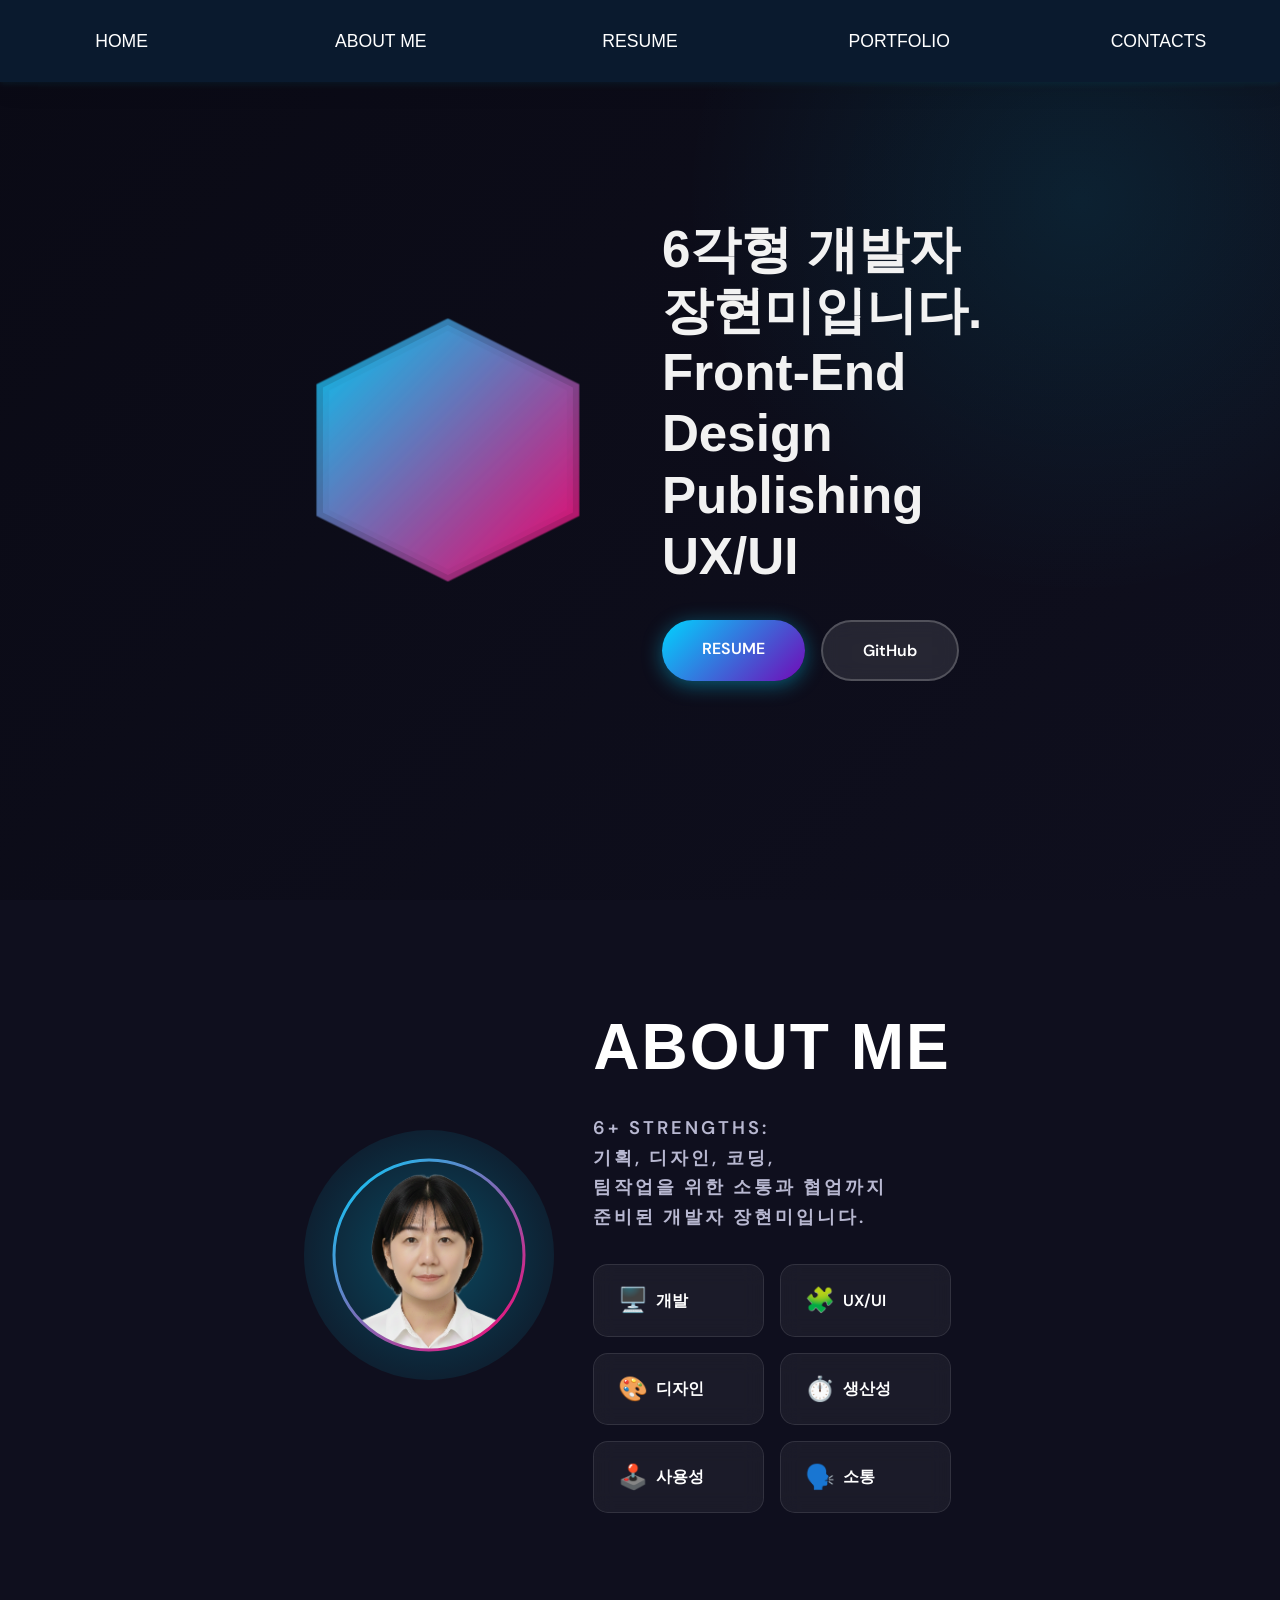
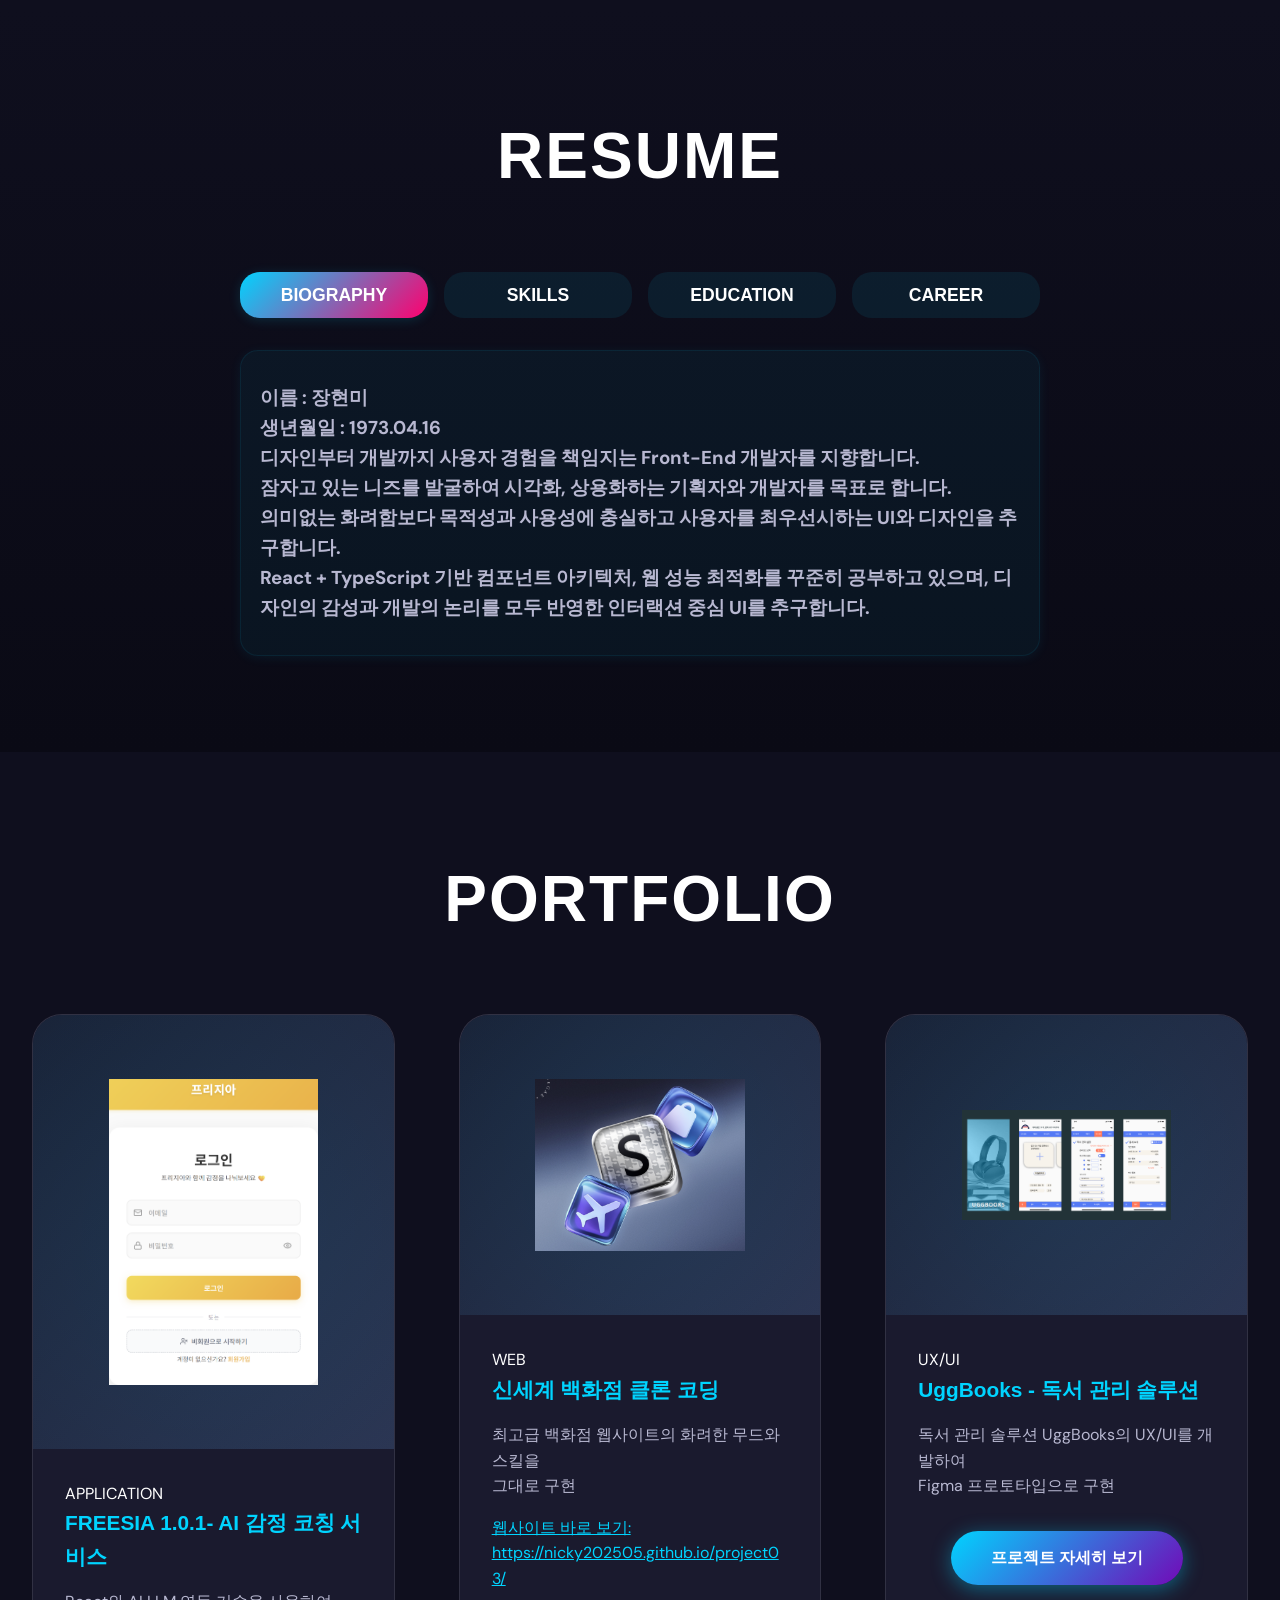
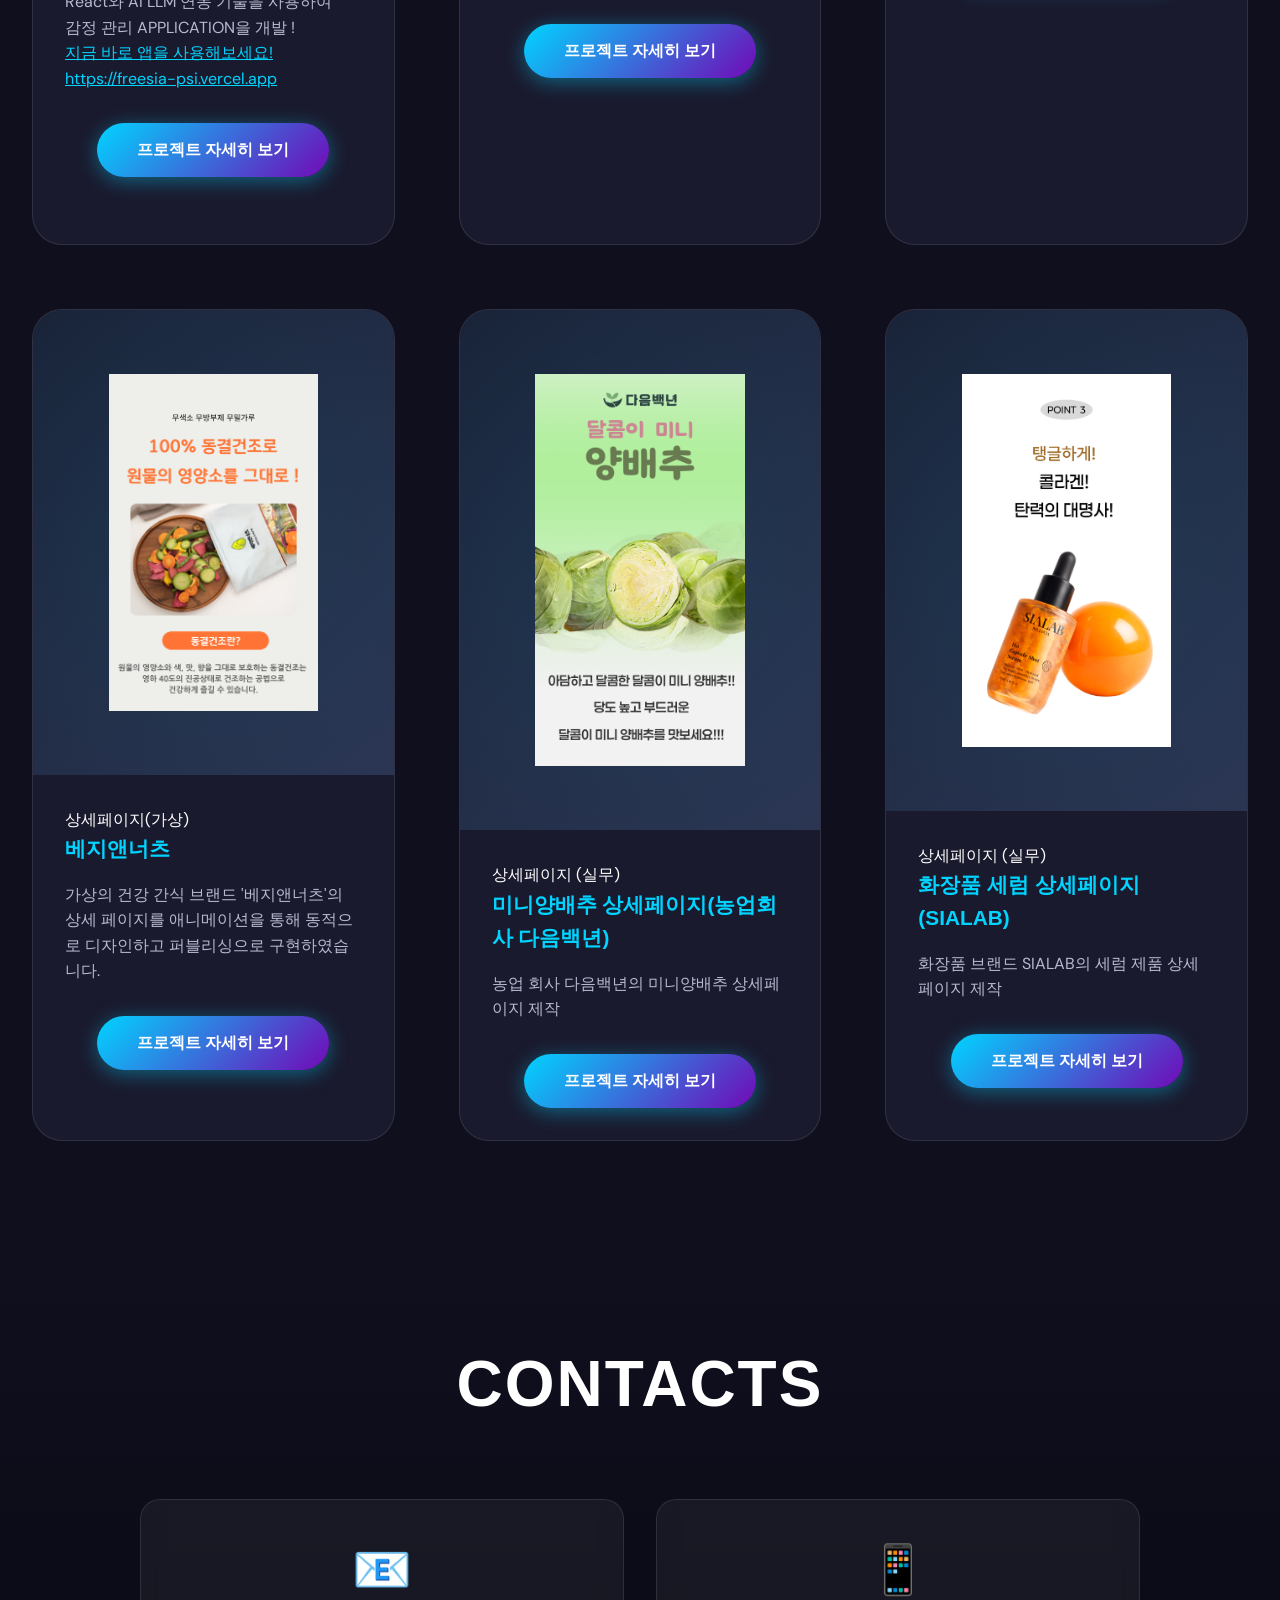
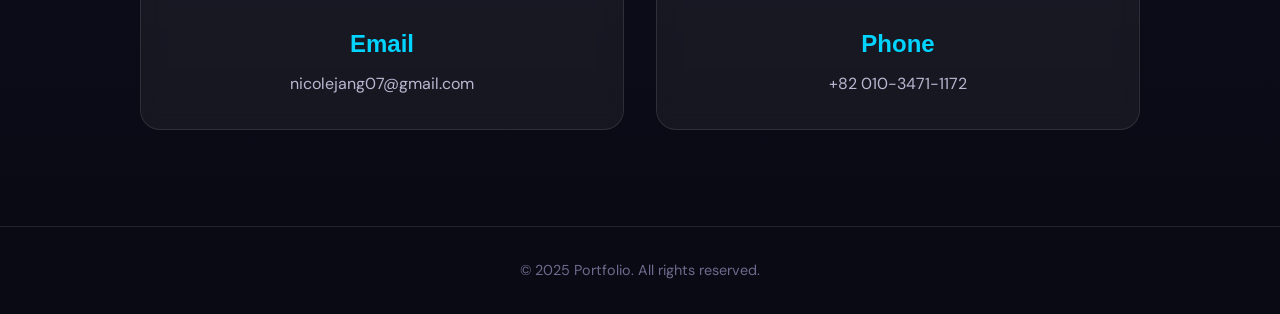
<file: index.html>
<!DOCTYPE html>
<html lang="ko">

<head>
    <meta charset="UTF-8">
    <meta name="viewport" content="width=device-width, initial-scale=1.0">
    <title>Portfolio - Front-End Developer</title>
    <link rel="preconnect" href="https://fonts.googleapis.com">
    <link rel="preconnect" href="https://fonts.gstatic.com" crossorigin>
    <link
        href="https://fonts.googleapis.com/css2?family=Playfair+Display:wght@400;600;700;900&family=DM+Sans:wght@300;400;500;600;700&display=swap"
        rel="stylesheet">
    <link rel="stylesheet" href="styles.css">
</head>

<body>

    <section class="header_wrap">
        <div class="header_inner">
            <div class="header-grid">
                <a class="header-col" href="#home">HOME</a>
                <a class="header-col" href="#about">ABOUT ME</a>
                <a class="header-col" href="#resume">RESUME</a>
                <a class="header-col" href="#portfolio">PORTFOLIO</a>
                <a class="header-col" href="#contacts">CONTACTS</a>
            </div>
        </div>

        </div>

    </section>



    </div>
    <!-- Hero Section -->
    <section class="hero" id="home">
        <div class="container">
            <div class="hero-content">
                <div class="logo-container">
                    <div class="hexagon">
                        <div class="hexagon-inner">
                            <div class="hexagon-face"></div>
                            <div class="hexagon-face"></div>
                            <div class="hexagon-face"></div>
                        </div>
                    </div>
                </div>
                <div class="hero-text">
                    <h1 class="hero-title">
                        <span class="title-line">6각형 개발자 <br>장현미입니다.</span>
                        <span class="title-line">Front-End</span>
                        <span class="title-line">Design</span>
                        <span class="title-line">Publishing</span>
                        <span class="title-line">UX/UI</span>
                    </h1>
                    <div class="hero-links">
                        <a href="resume.html" class="btn btn-primary" target="_blank">
                            RESUME
                        </a>
                        <a href="https://github.com/nicky202505" class="btn btn-secondary" target="_blank">
                            GitHub
                        </a>
                    </div>
                </div>
            </div>
        </div>
    </section>

    <!-- About Me Section -->
    <section class="about" id="about">
        <div class="container">
            <div class="about-content">
                <div class="profile-image-wrapper">
                    <div class="profile-glow"></div>
                    <div class="profile-image">
                        <svg viewBox="0 0 200 200" xmlns="http://www.w3.org/2000/svg">
                            <defs>
                                <clipPath id="circleView">
                                    <circle cx="100" cy="100" r="95" />
                                </clipPath>
                                <linearGradient id="gradient" x1="0%" y1="0%" x2="100%" y2="100%">
                                    <stop offset="0%" style="stop-color:#00d4ff;stop-opacity:1" />
                                    <stop offset="100%" style="stop-color:#ff006e;stop-opacity:1" />
                                </linearGradient>
                            </defs>
                            <!-- 원형 이미지 -->
                            <image href="img/jhm_3.png" x="5" y="5" width="190" height="190"
                                clip-path="url(#circleView)" preserveAspectRatio="xMidYMid slice" />
                            <!-- 원형 테두리 -->
                            <circle cx="100" cy="100" r="95" fill="none" stroke="url(#gradient)" stroke-width="3" />
                        </svg>
                    </div>
                </div>
                <div class="about-details">
                    <h2 class="section-title">ABOUT ME</h2>
                    <p class="section-subtitle">6+ STRENGTHS: <br>기획, 디자인, 코딩, <br>팀작업을 위한 소통과 협업까지
                        <br>준비된 개발자 장현미입니다.
                    </p>


                    <div class="strengths-grid">
                        <div class="strength-tag">
                            <span class="tag-icon">🖥️</span>
                            <span>개발</span>
                        </div>
                        <div class="strength-tag">
                            <span class="tag-icon">🧩</span>
                            <span>UX/UI</span>
                        </div>
                        <div class="strength-tag">
                            <span class="tag-icon">🎨</span>
                            <span>디자인</span>
                        </div>
                        <div class="strength-tag">
                            <span class="tag-icon">⏱️</span>
                            <span>생산성</span>
                        </div>
                        <div class="strength-tag">
                            <span class="tag-icon">🕹️</span>
                            <span>사용성</span>
                        </div>
                        <div class="strength-tag">
                            <span class="tag-icon">🗣️</span>
                            <span>소통</span>
                        </div>
                    </div>
                </div>
            </div>
        </div>
    </section>

    <!-- Resume Section -->
    <section class="resume" id="resume">
        <div class="container">
            <h2 class="section-title">RESUME</h2>
            <div class="resume-tabs">
                <button class="resume-tab active" data-tab="bio">BIOGRAPHY</button>
                <button class="resume-tab" data-tab="skills">SKILLS</button>
                <button class="resume-tab" data-tab="education">EDUCATION</button>
                <button class="resume-tab" data-tab="career">CAREER</button>
            </div>
            <div class="resume-contents">
                <div class="resume-content-box active" data-content="bio">
                    <h3>이름 : 장현미</h3>
                    <h3>생년월일 : 1973.04.16 </h3>
                    <h3>디자인부터 개발까지 사용자 경험을 책임지는 Front-End 개발자를 지향합니다. <br> 잠자고 있는 니즈를 발굴하여 시각화, 상용화하는 기획자와 개발자를 목표로 합니다.
                        <br>의미없는 화려함보다
                        목적성과 사용성에 충실하고 사용자를 최우선시하는 UI와 디자인을 추구합니다. <br>
                        React + TypeScript 기반 컴포넌트 아키텍처, 웹 성능 최적화를 꾸준히 공부하고 있으며, 디자인의 감성과 개발의 논리를 모두 반영한 인터랙션 중심 UI를
                        추구합니다.









                </div>
                <div class="resume-content-box" data-content="skills">
                    <h3>Available Skills : React, JavaScript, HTML, CSS, Responsive Design, Figma & Adobe Tools </h3>
                    <h2> + </h2>
                    <h3> AI Tools : Chat GPT, Claude, Figma Make, Kling etc.. </h3>
                    <div class="skill_box">
                        <div
                            style="display: grid; grid-template-columns: 1fr 1fr; gap: 1.5rem; justify-items: center; align-items: center;">
                            <div class="skill-item">
                                <div class="skill-circle" data-percent="90">
                                    <svg class="progress-ring" width="160" height="160">
                                        <circle class="progress-ring-bg" cx="80" cy="80" r="70" stroke-width="12" />
                                        <circle class="progress-ring-bar" cx="80" cy="80" r="70" stroke-width="12" />
                                    </svg>
                                    <span class="skill-label">React <br> 90%

                                    </span>
                                </div>
                            </div>
                            <div class="skill-item">
                                <div class="skill-circle" data-percent="85">
                                    <svg class="progress-ring" width="160" height="160">
                                        <circle class="progress-ring-bg" cx="80" cy="80" r="70" stroke-width="12" />
                                        <circle class="progress-ring-bar" cx="80" cy="80" r="70" stroke-width="12" />
                                    </svg>
                                    <span class="skill-label">JavaScript <br> 80% </span>
                                </div>
                            </div>
                            <div class="skill-item">
                                <div class="skill-circle" data-percent="90">
                                    <svg class="progress-ring" width="160" height="160">
                                        <circle class="progress-ring-bg" cx="80" cy="80" r="70" stroke-width="12" />
                                        <circle class="progress-ring-bar" cx="80" cy="80" r="70" stroke-width="12" />
                                    </svg>
                                    <span class="skill-label">HTML/CSS <br>90%</span>
                                </div>
                            </div>
                            <div class="skill-item">
                                <div class="skill-circle" data-percent="90">
                                    <svg class="progress-ring" width="160" height="160">
                                        <circle class="progress-ring-bg" cx="80" cy="80" r="70" stroke-width="12" />
                                        <circle class="progress-ring-bar" cx="80" cy="80" r="70" stroke-width="12" />
                                    </svg>
                                    <span class="skill-label">Figma <br> 90% </span>
                                </div>
                            </div>
                        </div>
                    </div>


                </div>
                <div class="resume-content-box" data-content="education">
                    <h3>2025년 10월 : KDT 양성과정 수료 </h3>
                    <h3>2024년~현재 경희대학교 사이버대학 시각디자인과 (휴학 중) </h3>
                    <h3>1997년 홍익대학교 독문과 졸업</h3>

                </div>
                <div class="resume-content-box" data-content="career">
                    <h3>~2025.2 : KB카드, 신한카드 CS 상담원 </h3>
                    <h3>~2014 : 영어 번역가</h3>
                </div>
            </div>
        </div>
    </section>

    <!-- Portfolio Section -->
    <section class="portfolio" id="portfolio">
        <div class="container">
            <h2 class="section-title">PORTFOLIO</h2>
            <div class="portfolio-grid">
                <!-- Project 1 (1행 1열) -->
                <div class="project-card" style="grid-column: 1; grid-row: 1;">
                    <div class="project-visual">
                        <div class="project-mockup mockup-1">
                            <img src="img/emotion_01.png" alt="">
                        </div>
                    </div>
                    <div class="project-info">
                        <P>APPLICATION</P>
                        <h3 class="project-title">FREESIA 1.0.1- AI 감정 코칭 서비스</h3>
                        <p class="project-desc">
                            React와 AI LLM 연동 기술을 사용하여 <br>
                            감정 관리 APPLICATION을 개발 ! <br>
                            <a href="https://freesia-psi.vercel.app" target="_blank"
                                style="color:var(--color-primary);text-decoration:underline;word-break:break-all;">지금 바로
                                앱을 사용해보세요! <br>https://freesia-psi.vercel.app</a>
                        </p>
                        <a href="https://github.com/xxxcrow/xxxx.git" class="project-link" target="_blank"></a>
                        <div style="text-align:center; margin-top:1rem;">
                            <button class="btn btn-primary btn-project-open" data-project="1">프로젝트 자세히 보기</button>
                        </div>
                    </div>
                </div>

                <!-- Project 2 (1행 2열) -->
                <div class="project-card" style="grid-column: 2; grid-row: 1;">
                    <div class="project-visual">
                        <div class="project-mockup mockup-2">
                            <img src="img/shin_title.png" alt="">
                        </div>
                    </div>
                    <div class="project-info">
                        <P>WEB</P>
                        <h3 class="project-title">신세계 백화점 클론 코딩</h3>
                        <p class="project-desc">
                            최고급 백화점 웹사이트의 화려한 무드와 스킬을 <br> 그대로 구현 <br>
                        </p>
                        <a href="https://nicky202505.github.io/project03/" target="_blank"
                            style="color:var(--color-primary);text-decoration:underline;word-break:break-all;">웹사이트 바로
                            보기: <br>https://nicky202505.github.io/project03/</a>
                        <a href="https://github.com/xxxcrow/xxxx.git" class="project-link" target="_blank"></a>
                        <div style="text-align:center; margin-top:1rem;">
                            <button class="btn btn-primary btn-project-open" data-project="2">프로젝트 자세히 보기</button>
                        </div>
                    </div>
                </div>

                <!-- Project 3 (1행 3열) -->
                <div class="project-card" style="grid-column: 3; grid-row: 1;">
                    <div class="project-visual">
                        <div class="project-mockup mockup-3">
                            <img src="img/ux_frame.png" alt="앱">
                        </div>
                    </div>
                    <div class="project-info">
                        <p>UX/UI</p>
                        <h3 class="project-title">UggBooks - 독서 관리 솔루션 </h3>
                        <p class="project-desc">
                            독서 관리 솔루션 UggBooks의 UX/UI를 개발하여<br>
                            Figma 프로토타입으로 구현
                        </p>
                        <a href="https://github.com/xxxxcrow/xxxx.git" class="project-link" target="_blank"></a>
                        <div style="text-align:center; margin-top:1rem;">
                            <button class="btn btn-primary btn-project-open" data-project="3">프로젝트 자세히 보기</button>
                        </div>
                    </div>
                </div>

                <!-- Project 4 (2행 1열) -->
                <div class="project-card" style="grid-column: 1; grid-row: 2;">
                    <div class="project-visual">
                        <div class="project-mockup mockup-5">
                            <img src="img/section6.png" alt="베지앤너츠">
                        </div>
                    </div>
                    <div class="project-info">
                         <p>상세페이지(가상)    </p>
                        <h3 class="project-title">베지앤너츠</h3>
                        <p class="project-desc">
                            가상의 건강 간식 브랜드 '베지앤너츠'의 상세 페이지를 애니메이션을 통해 동적으로 디자인하고 퍼블리싱으로 구현하였습니다.



                        </p>
                        <a href="#" class="project-link" target="_blank"></a>
                        <div style="text-align:center; margin-top:1rem;">
                            <button class="btn btn-primary btn-project-open" data-project="4">프로젝트 자세히 보기</button>
                        </div>
                    </div>
                </div>

                <!-- Project 5 (2행 2열) -->
             

                 <div class="project-card" style="grid-column: 2; grid-row: 2;">
                    <div class="project-visual">
                        <div class="project-mockup mockup-6">
                            <img src="img/bechu_head.png" alt="미니양배추 상세페이지">
                        </div>
                    </div>
                    <div class="project-info">
                         <p> 상세페이지 (실무) </p>
                        <h3 class="project-title">미니양배추 상세페이지(농업회사 다음백년)</h3>
                        <p class="project-desc">
                            농업 회사 다음백년의 미니양배추 상세페이지 제작
                       
                        </p>
                        <a href="#" class="project-link" target="_blank"></a>
                        <div style="text-align:center; margin-top:1rem;">
                            <button class="btn btn-primary btn-project-open" data-project="5">프로젝트 자세히 보기</button>
                        </div>
                    </div>
                </div>

                <!-- Project 6 (2행 3열) -->
                 <div class="project-card" style="grid-column: 3; grid-row: 2;">
                    <div class="project-visual">
                        <div class="project-mockup mockup-5">
                            <img src="img/collagen.png" alt="베지앤너츠">
                        </div>
                    </div>
                    <div class="project-info">
                        <p>상세페이지 (실무)</p>
                        <h3 class="project-title">화장품 세럼 상세페이지(SIALAB)</h3>
                        <p class="project-desc">
                            화장품 브랜드 SIALAB의 세럼 제품 상세페이지 제작
                        </p>
                        <a href="#" class="project-link" target="_blank"></a>
                        <div style="text-align:center; margin-top:1rem;">
                            <button class="btn btn-primary btn-project-open" data-project="6">프로젝트 자세히 보기</button>
                        </div>
                    </div>
                </div>
            </div>
        </div>
    </section>

    <!-- <section >   
    <div class="sns"> 
        <div class="blog"></div>
        <div class="twitter"></div>


    </div> -->


    </section>

    <!-- Contacts Section -->
    <section class="contacts" id="contacts">
        <div class="container">
            <h2 class="section-title">CONTACTS</h2>
            <div class="contacts-grid">
                <div class="contact-item">
                    <div class="contact-icon">📧</div>
                    <h3>Email</h3>
                    <a href="mailto:contact@example.com">nicolejang07@gmail.com</a>
                </div>
                <!-- <div class="contact-item">
                    <div class="contact-icon">💼</div>
                    <h3>LinkedIn</h3>
                    <a href="https://linkedin.com" target="_blank">linkedin.com/in/yourprofile</a>
                </div> -->
                <div class="contact-item">
                    <div class="contact-icon">📱</div>
                    <h3>Phone</h3>
                    <a href="tel:+821012345678">+82 010-3471-1172</a>
                </div>
            </div>
        </div>
    </section>

    <!-- Footer -->
    <footer class="footer">
        <div class="container">
            <p>&copy; 2025 Portfolio. All rights reserved.</p>
        </div>
    </footer>

    <script src="script.js"></script>
    </div>

    <!-- Project Modal -->
    <div id="project-modal" class="project-modal" style="display:none;">
        <div class="project-modal-content">
            <button class="project-modal-close">×</button>
            <div class="project-modal-body" id="project-modal-body">
                <!-- 프로젝트 상세 내용이 여기에 들어갑니다. -->
                <h2>프로젝트 상세 보기</h2>
                <p>ㅏㅓ ㅏㅣㅓㅣ</p>
            </div>
        </div>
    </div>
</body>

</html>
</file>
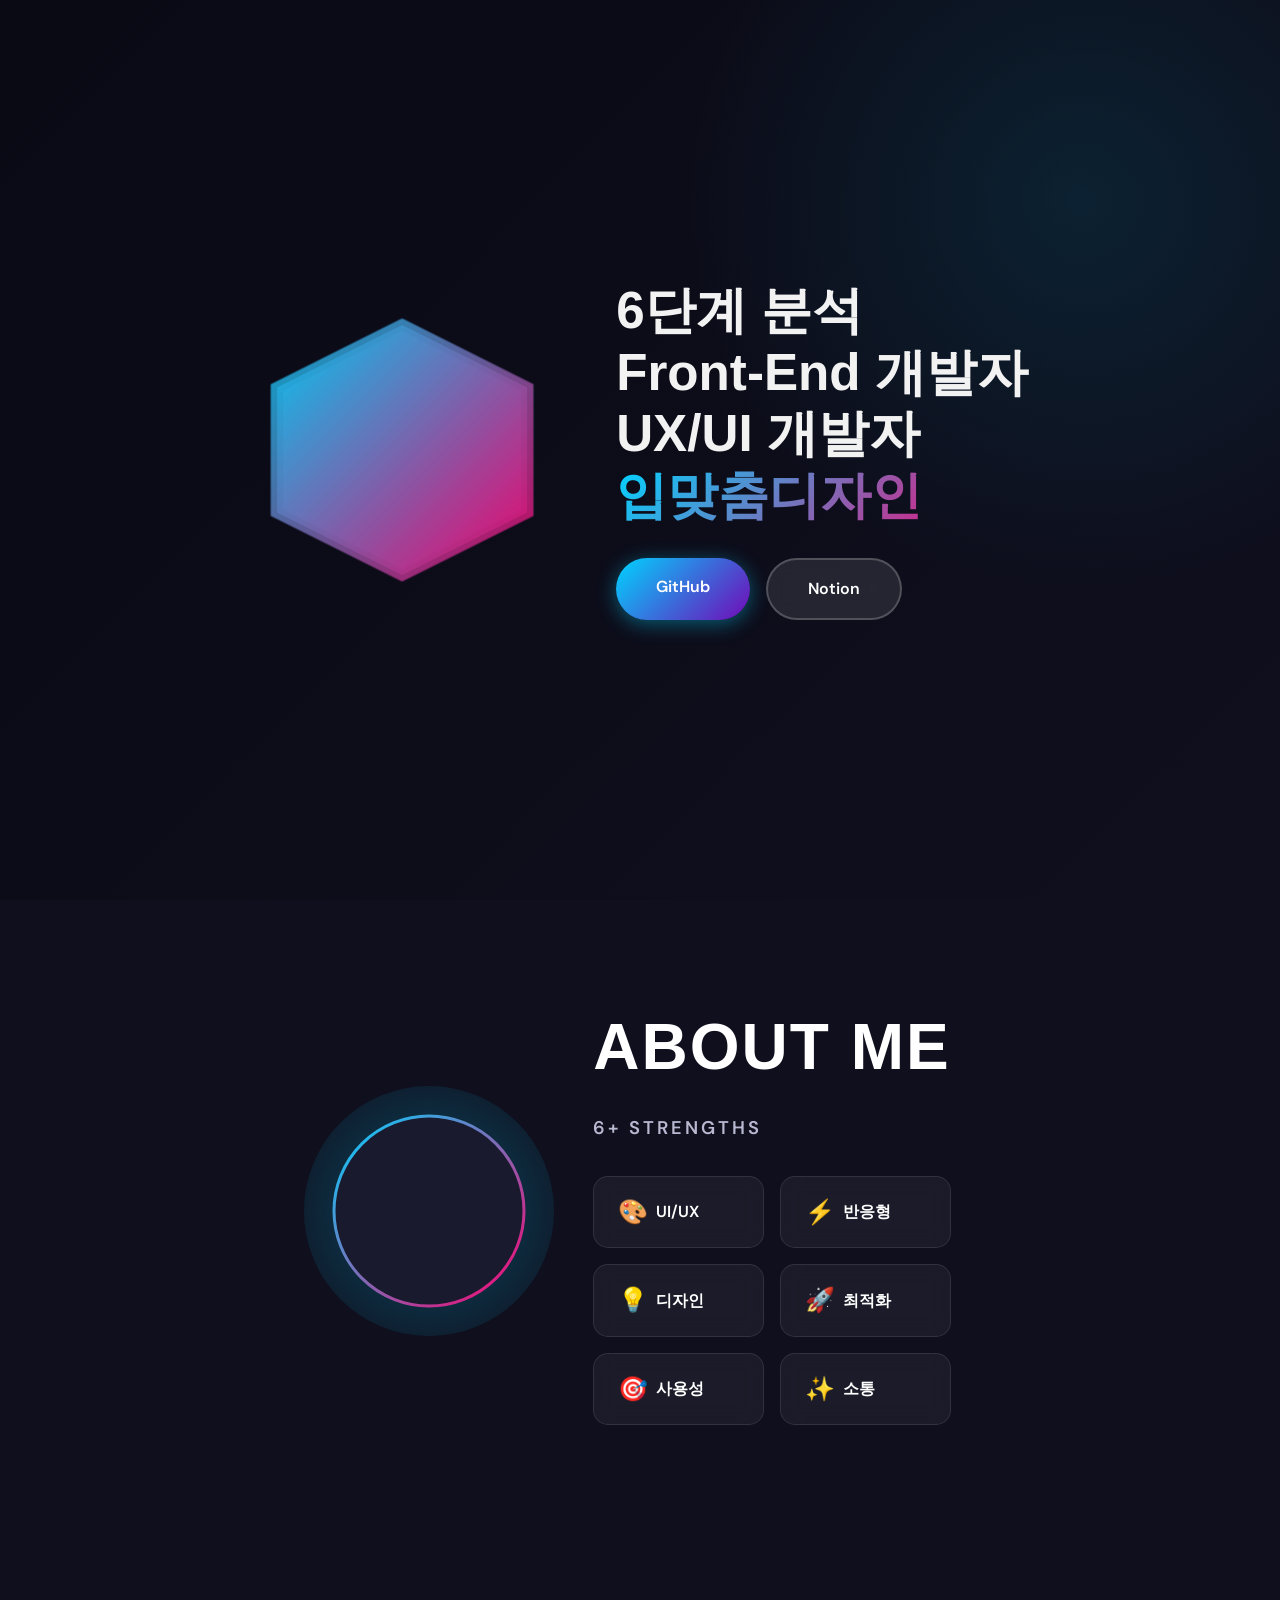
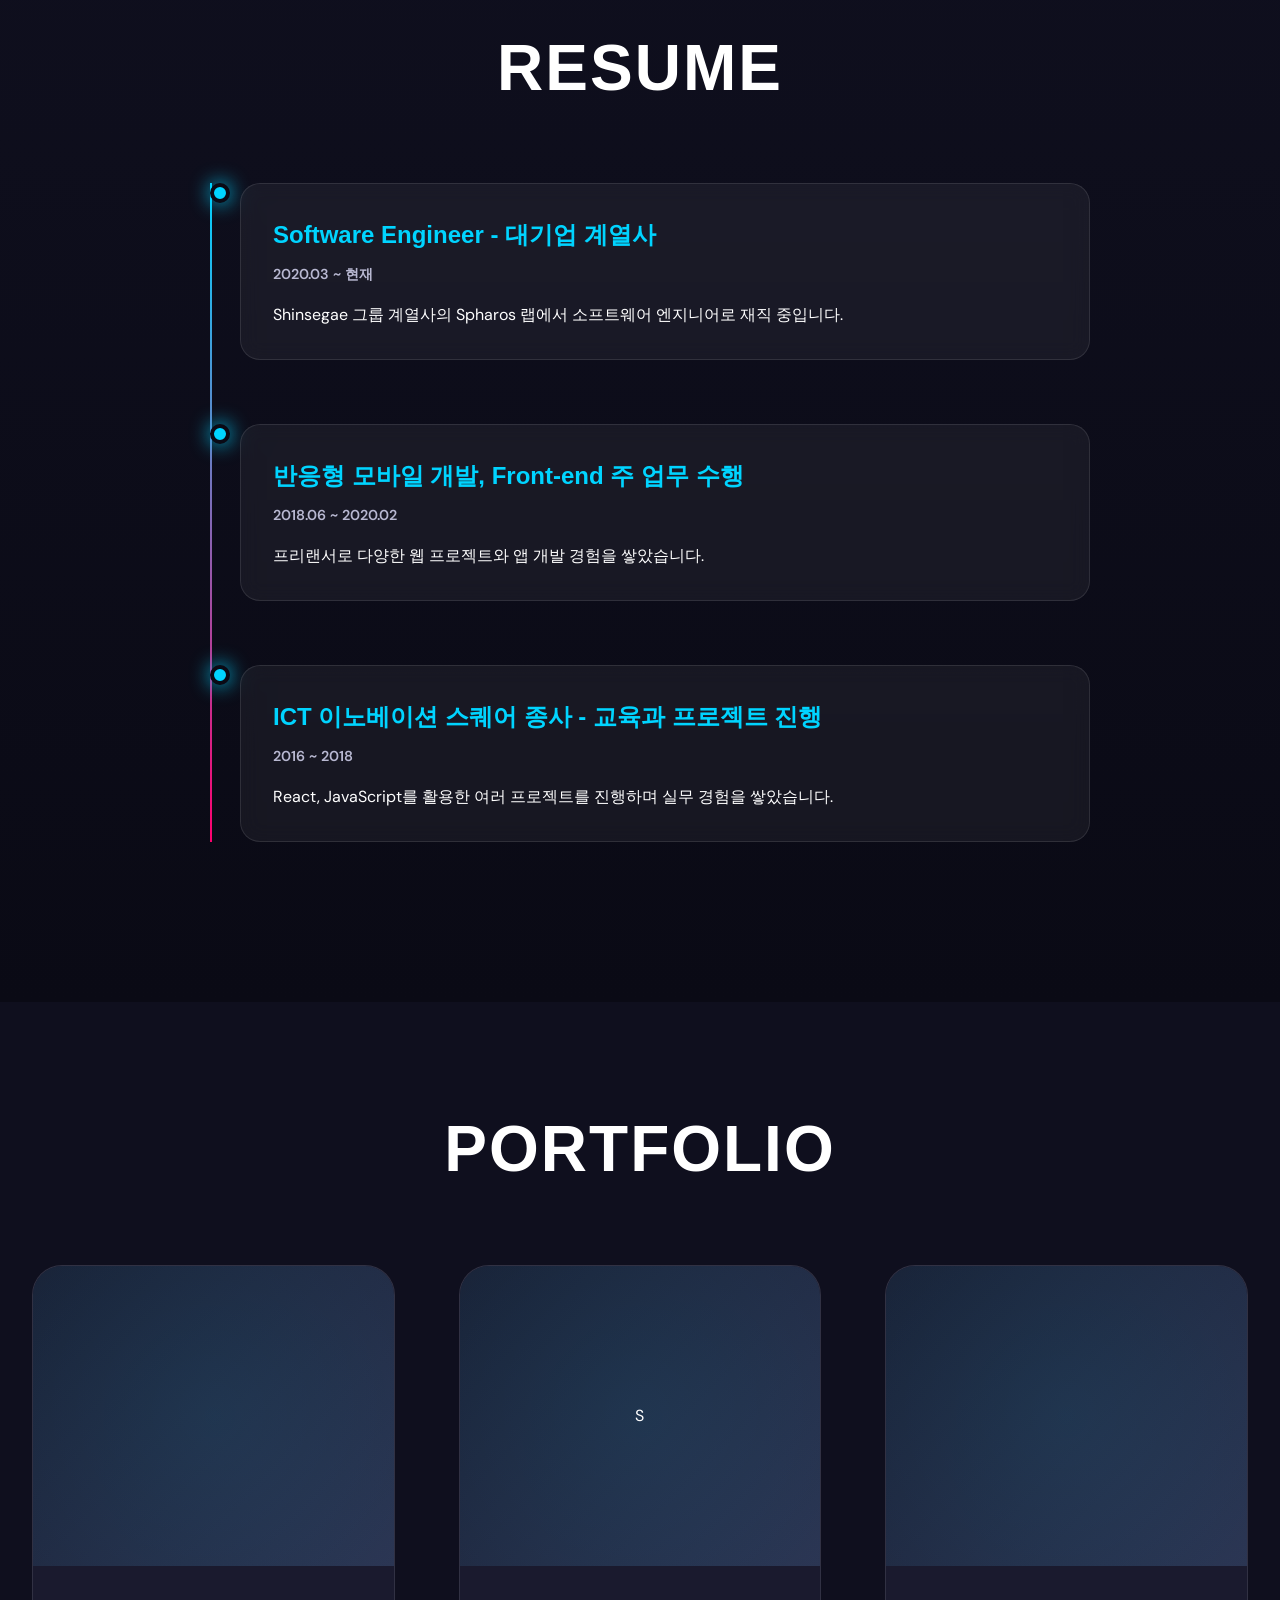
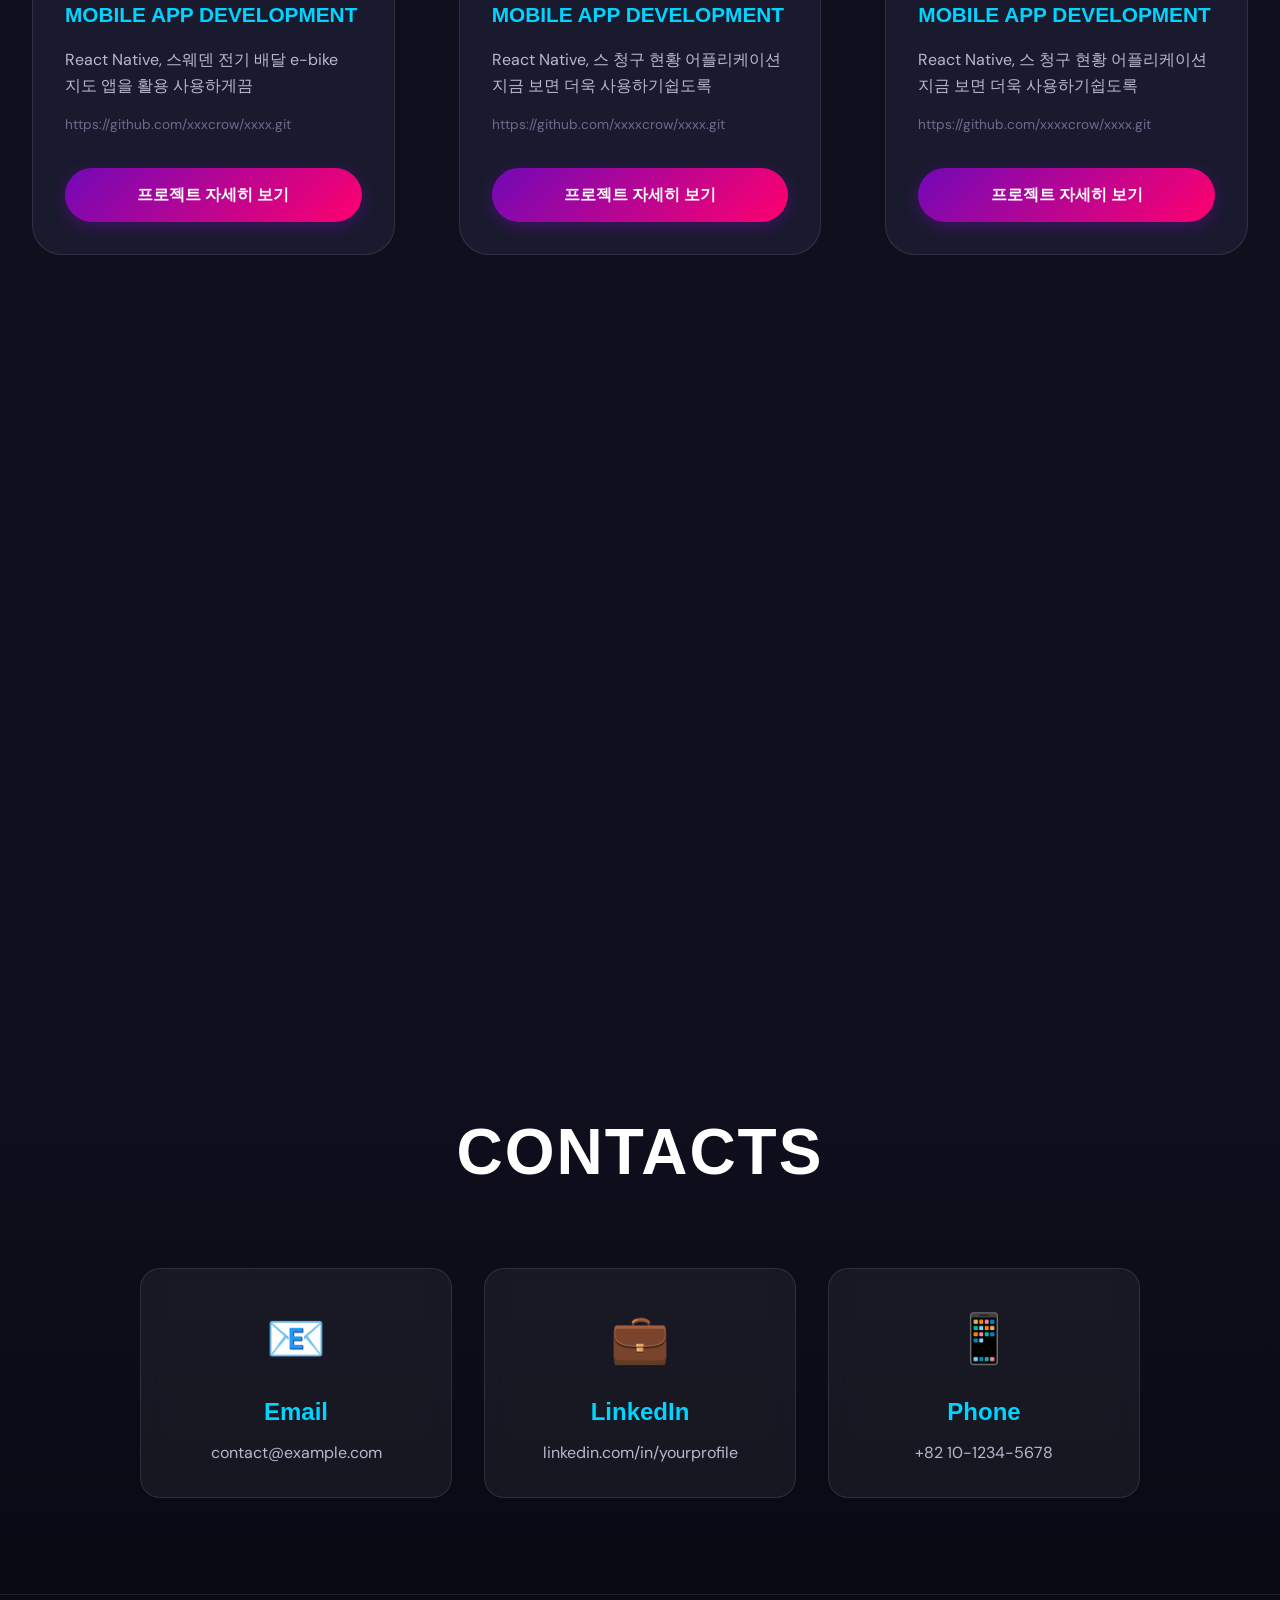
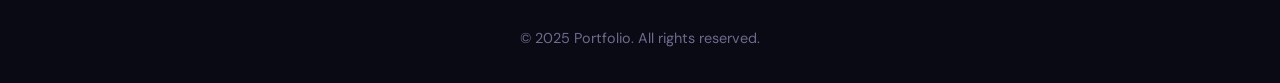
<file: portfolio.html>
<!DOCTYPE html>
<html lang="ko">
<head>
    <meta charset="UTF-8">
    <meta name="viewport" content="width=device-width, initial-scale=1.0">
    <title>Portfolio - Front-End Developer</title>
    <link rel="preconnect" href="https://fonts.googleapis.com">
    <link rel="preconnect" href="https://fonts.gstatic.com" crossorigin>
    <link href="https://fonts.googleapis.com/css2?family=Playfair+Display:wght@400;600;700;900&family=DM+Sans:wght@300;400;500;600;700&display=swap" rel="stylesheet">
    <link rel="stylesheet" href="styles.css">
</head>
<body>
    <!-- Hero Section -->
    <section class="hero" id="home">
        <div class="container">
            <div class="hero-content">
                <div class="logo-container">
                    <div class="hexagon">
                        <div class="hexagon-inner">
                            <div class="hexagon-face"></div>
                            <div class="hexagon-face"></div>
                            <div class="hexagon-face"></div>
                        </div>
                    </div>
                </div>
                <div class="hero-text">
                    <h1 class="hero-title">
                        <span class="title-line">6단계 분석</span>
                        <span class="title-line">Front-End 개발자</span>
                        <span class="title-line">UX/UI 개발자</span>
                        <span class="title-line gradient-text">입맞춤디자인</span>
                    </h1>
                    <div class="hero-links">
                        <a href="https://github.com" class="btn btn-primary" target="_blank">
                            GitHub
                        </a>
                        <a href="https://notion.so" class="btn btn-secondary" target="_blank">
                            Notion
                        </a>
                    </div>
                </div>
            </div>
        </div>
    </section>

    <!-- About Me Section -->
    <section class="about" id="about">
        <div class="container">
            <div class="about-content">
                <div class="profile-image-wrapper">
                    <div class="profile-glow"></div>
                    <div class="profile-image">
                        <svg viewBox="0 0 200 200" xmlns="http://www.w3.org/2000/svg">
                            <circle cx="100" cy="100" r="95" fill="#1a1a2e" stroke="url(#gradient)" stroke-width="3"/>
                            <defs>
                                <linearGradient id="gradient" x1="0%" y1="0%" x2="100%" y2="100%">
                                    <stop offset="0%" style="stop-color:#00d4ff;stop-opacity:1" />
                                    <stop offset="100%" style="stop-color:#ff006e;stop-opacity:1" />
                                </linearGradient>
                            </defs>
                        </svg>
                    </div>
                </div>
                <div class="about-details">
                    <h2 class="section-title">ABOUT ME</h2>
                    <p class="section-subtitle">6+ STRENGTHS</p>
                    <div class="strengths-grid">
                        <div class="strength-tag">
                            <span class="tag-icon">🎨</span>
                            <span>UI/UX</span>
                        </div>
                        <div class="strength-tag">
                            <span class="tag-icon">⚡</span>
                            <span>반응형</span>
                        </div>
                        <div class="strength-tag">
                            <span class="tag-icon">💡</span>
                            <span>디자인</span>
                        </div>
                        <div class="strength-tag">
                            <span class="tag-icon">🚀</span>
                            <span>최적화</span>
                        </div>
                        <div class="strength-tag">
                            <span class="tag-icon">🎯</span>
                            <span>사용성</span>
                        </div>
                        <div class="strength-tag">
                            <span class="tag-icon">✨</span>
                            <span>소통</span>
                        </div>
                    </div>
                </div>
            </div>
        </div>
    </section>

    <!-- Resume Section -->
    <section class="resume" id="resume">
        <div class="container">
            <h2 class="section-title">RESUME</h2>
            <div class="timeline">
                <div class="timeline-item">
                    <div class="timeline-marker"></div>
                    <div class="timeline-content">
                        <h3>Software Engineer - 대기업 계열사</h3>
                        <p class="timeline-period">2020.03 ~ 현재</p>
                        <p>Shinsegae 그룹 계열사의 Spharos 랩에서 소프트웨어 엔지니어로 재직 중입니다.</p>
                    </div>
                </div>
                <div class="timeline-item">
                    <div class="timeline-marker"></div>
                    <div class="timeline-content">
                        <h3>반응형 모바일 개발, Front-end 주 업무 수행</h3>
                        <p class="timeline-period">2018.06 ~ 2020.02</p>
                        <p>프리랜서로 다양한 웹 프로젝트와 앱 개발 경험을 쌓았습니다.</p>
                    </div>
                </div>
                <div class="timeline-item">
                    <div class="timeline-marker"></div>
                    <div class="timeline-content">
                        <h3>ICT 이노베이션 스퀘어 종사 - 교육과 프로젝트 진행</h3>
                        <p class="timeline-period">2016 ~ 2018</p>
                        <p>React, JavaScript를 활용한 여러 프로젝트를 진행하며 실무 경험을 쌓았습니다.</p>
                    </div>
                </div>
            </div>
        </div>
    </section>

    <!-- Portfolio Section -->
    <section class="portfolio" id="portfolio">
        <div class="container">
            <h2 class="section-title">PORTFOLIO</h2>
            <div class="portfolio-grid">
                <!-- Project 1 -->
                <div class="project-card">
                    <div class="project-visual">
                        <div class="project-mockup mockup-1">
                            <div class="mockup-screen"></div>
                        </div>
                    </div>
                    <div class="project-info">
                        <h3 class="project-title">MOBILE APP DEVELOPMENT</h3>
                        <p class="project-desc">
                            React Native, 스웨덴 전기 배달 e-bike<br>
                            지도 앱을 활용 사용하게끔
                        </p>
                        <a href="https://github.com/xxxcrow/xxxx.git" class="project-link" target="_blank">
                            https://github.com/xxxcrow/xxxx.git
                        </a>
                        <button class="btn btn-project">프로젝트 자세히 보기</button>
                    </div>
                </div>

                <!-- Project 2 -->
                <div class="project-card">
                    <div class="project-visual">
                        <div class="project-mockup mockup-2">
                            <div class="mockup-icon">S</div>
                        </div>
                    </div>
                    <div class="project-info">
                        <h3 class="project-title">MOBILE APP DEVELOPMENT</h3>
                        <p class="project-desc">
                            React Native, 스 청구 현황 어플리케이션<br>
                            지금 보면 더욱 사용하기쉽도록
                        </p>
                        <a href="https://github.com/xxxxcrow/xxxx.git" class="project-link" target="_blank">
                            https://github.com/xxxxcrow/xxxx.git
                        </a>
                        <button class="btn btn-project">프로젝트 자세히 보기</button>
                    </div>
                </div>

                <!-- Project 3 -->
                <div class="project-card">
                    <div class="project-visual">
                        <div class="project-mockup mockup-3">
                            <div class="mockup-screen-split">
                                <div class="screen-left"></div>
                                <div class="screen-right"></div>
                            </div>
                        </div>
                    </div>
                    <div class="project-info">
                        <h3 class="project-title">MOBILE APP DEVELOPMENT</h3>
                        <p class="project-desc">
                            React Native, 스 청구 현황 어플리케이션<br>
                            지금 보면 더욱 사용하기쉽도록
                        </p>
                        <a href="https://github.com/xxxxcrow/xxxx.git" class="project-link" target="_blank">
                            https://github.com/xxxxcrow/xxxx.git
                        </a>
                        <button class="btn btn-project">프로젝트 자세히 보기</button>
                    </div>
                </div>
            </div>
        </div>
    </section>

    <!-- Contacts Section -->
    <section class="contacts" id="contacts">
        <div class="container">
            <h2 class="section-title">CONTACTS</h2>
            <div class="contacts-grid">
                <div class="contact-item">
                    <div class="contact-icon">📧</div>
                    <h3>Email</h3>
                    <a href="mailto:contact@example.com">contact@example.com</a>
                </div>
                <div class="contact-item">
                    <div class="contact-icon">💼</div>
                    <h3>LinkedIn</h3>
                    <a href="https://linkedin.com" target="_blank">linkedin.com/in/yourprofile</a>
                </div>
                <div class="contact-item">
                    <div class="contact-icon">📱</div>
                    <h3>Phone</h3>
                    <a href="tel:+821012345678">+82 10-1234-5678</a>
                </div>
            </div>
        </div>
    </section>

    <!-- Footer -->
    <footer class="footer">
        <div class="container">
            <p>&copy; 2025 Portfolio. All rights reserved.</p>
        </div>
    </footer>

    <script src="script.js"></script>
</body>
</html>
</file>
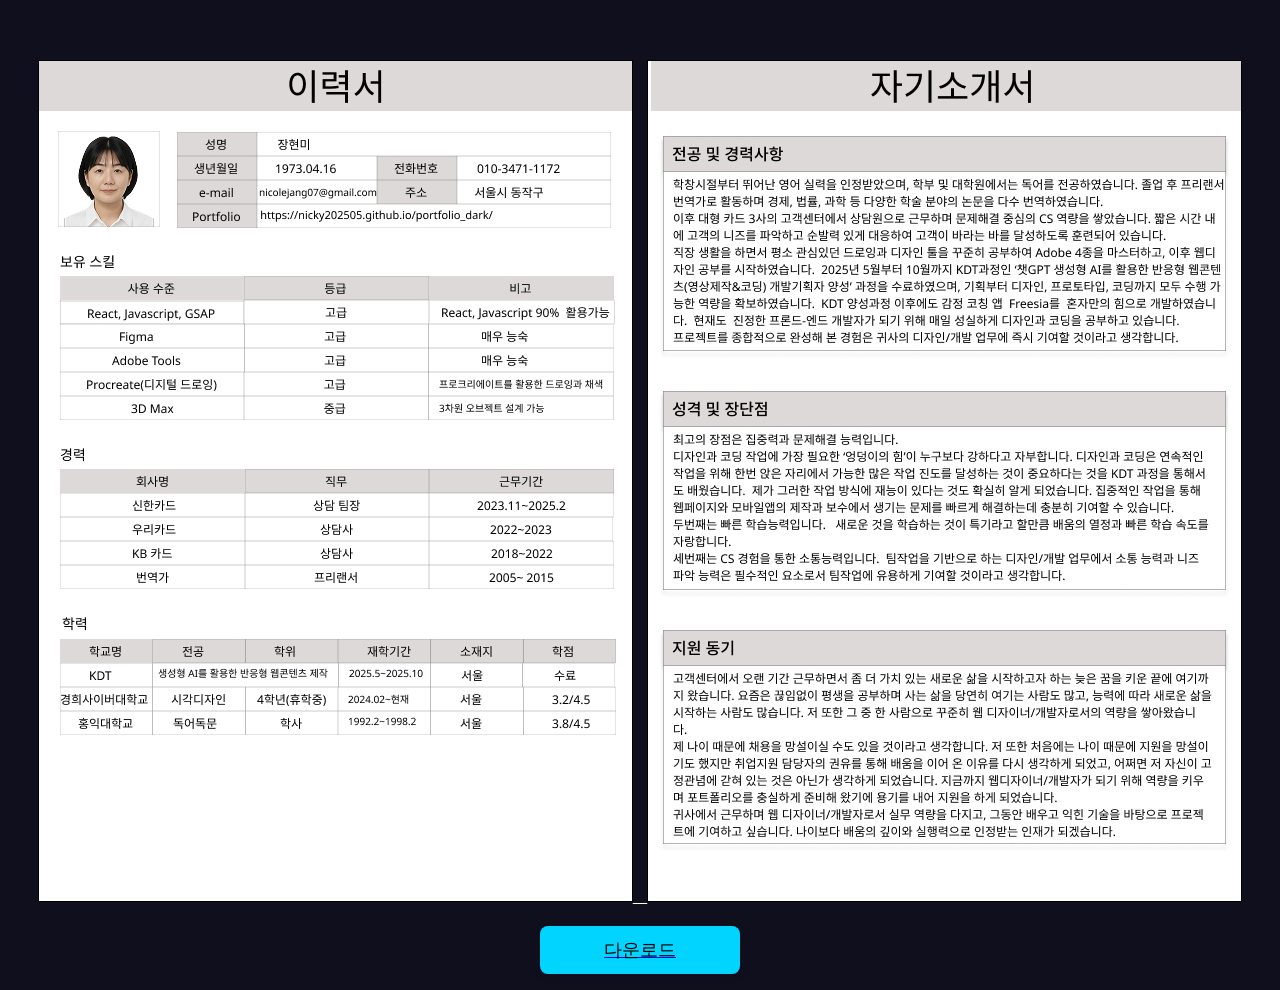
<file: resume.html>
<!DOCTYPE html>
<html lang="en">
<head>
    <meta charset="UTF-8">
    <meta name="viewport" content="width=device-width, initial-scale=1.0">
    <title>resume</title> 
    <link rel="stylesheet" href="resume.css">
</head>
<body> 
    <div class="res">           
        <div class="box_1">    
            <img src="img/resume.jpg" alt="이력서">  
            <img src="img/statement.jpg" alt="자기소개서">                         
        </div>
       
        <a href="img/장현미(이력서_자기소개서).pdf" download>
            <button class="btn" style="width:200px;">다운로드</button>
        </a>

    





    </div > 

  
    
    
</body>
</html>
</file>
<file: styles.css>
/* =============================== */
/* 1. CSS Variables & Reset        */
/* =============================== */
:root {
    /* Color Palette */
    --color-primary: #00d4ff;
    --color-secondary: #ff006e;
    --color-accent: #7209b7;
    --color-bg-dark: #0f0f1e;
    --color-bg-darker: #0a0a15;
    --color-bg-card: #1a1a2e;
    --color-text-primary: #ffffff;
    --color-text-secondary: #b8b8d1;
    --color-text-muted: #6b6b8d;
    /* Typography */
    --font-display: 'Pretendard', sans-serif;
    --font-body: 'DM Sans', sans-serif;
    /* Spacing */
    --spacing-xs: 0.5rem;
    --spacing-sm: 1rem;
    --spacing-md: 2rem;
    --spacing-lg: 4rem;
    --spacing-xl: 6rem;
    /* Animation */
    --transition-smooth: all 0.4s cubic-bezier(0.4, 0, 0.2, 1);
    --transition-bounce: all 0.6s cubic-bezier(0.68, -0.55, 0.265, 1.55);
}
* {
    margin: 0;
    padding: 0;
    box-sizing: border-box;
}
html {
    scroll-behavior: smooth;
}
body {
    font-family: var(--font-body);
    background: var(--color-bg-dark);
    color: var(--color-text-primary);
    line-height: 1.6;
    overflow-x: hidden;
    position: relative;
}

/* =============================== */
/* 2. Layout & Container           */
/* =============================== */
.container {
    max-width: 1920px;
    margin: 0 auto;
    padding: 0 var(--spacing-md);
} 

/* =============================== */
/* 3. Header/Nav                   */
/* =============================== */
.header_wrap{ 
    max-width: 1920px; 
    height: 82px;  
    position: fixed;    
    left: 0;
    right: 0;
    margin-left: auto;
    margin-right: auto;
    width: 100%;
    z-index: 101;
} 
.header_inner {
    max-width: 1400px;  
    height: 100%; 
    background-color:  #0a1a2e;   
    margin-left: auto;
    margin-right: auto; 
    z-index: 101;  
    box-shadow: 0 4px 24px rgba(0, 0, 0, 0.12), 0 1.5px 6px rgba(0, 212, 255, 0.08);
    width: 100%;
    display: flex;
    justify-content: center;
    align-items: center;
}
.header-grid {
    display: grid;
    grid-template-columns: repeat(5, 1fr);
    gap: 1rem;
    width: 100%;
    max-width: 1400px;
    height: 82px;
    align-items: center;  
}
.header-col {
    text-align: center;
    font-family: var(--font-display);
    font-size: 1.1rem;
    color: var(--color-text-primary);
    padding: 0.5rem 0;
    text-decoration: none;
}

/* =============================== */
/* 4. Project Modal                */
/* =============================== */
.project-modal {
    position: fixed;
    top: 0;
    left: 0;
    width: 100vw;
    height: 100vh;
    background: rgba(0,0,0,0.55);
    display: flex;
    align-items: center;
    justify-content: center;
    z-index: 9999;
}

.project-modal .btn,
.project-modal .btn-primary,
.project-modal .btn-secondary,
.project-modal .btn-project {
    min-width: 140px;
    max-width: 180px;
    height: 48px;
    border-radius: 12px;
    font-size: 1.1rem;
    font-weight: 600;
    margin: 0 0.25rem;
    padding: 0 1.5rem;
    display: flex;
    align-items: center;
    justify-content: center;
    box-sizing: border-box;
    transition: background 0.2s, color 0.2s, box-shadow 0.2s;
    text-align: center;
    white-space: nowrap;
}
.project-modal-content {
    width: 800px;
    height: 900px;
    background: var(--color-bg-card);
    border-radius: 24px;
    box-shadow: 0 8px 40px rgba(0,0,0,0.25);
    position: relative;
    padding: 2.5rem 2rem;
    display: flex;
    flex-direction: column;
    align-items: flex-end;
}
.project-modal-close {
    position: absolute;
    top: 18px;
    right: 24px;
    background: none;
    border: none;
    font-size: 2.5rem;
    color: var(--color-primary);
    cursor: pointer;
    z-index: 2;
    transition: color 0.2s;
}
.project-modal-close:hover {
    color: var(--color-secondary);
}
.project-modal-body {
    width: 100%;
    height: 100%;
    overflow-y: auto;
    color: var(--color-text-primary);
    padding-top: 2.5rem;
}
.project-visual {
    position: relative; 
}
.project-mockup {
    width: 90%;
    height: 90%;
    max-width: 100%;
    max-height: 100%;
    margin: 0 auto;
    display: flex;
    align-items: center;
    justify-content: center;
}
.progress-ring {
    position: absolute;
    top: 0;
    left: 0;
    width: 160px;
    height: 160px;
    z-index: 1;
}
.progress-ring-bg {
    fill: none;
    stroke: rgba(0, 212, 255, 0.08);
    stroke-width: 12;
}
.progress-ring-bar {
    fill: none;
    stroke: var(--color-primary);
    stroke-width: 12;
    stroke-linecap: round;
    stroke-dasharray: 439.82;
    stroke-dashoffset: 439.82;
    transition: stroke-dashoffset 1.2s var(--transition-smooth);
}

/* =============================== */
/* 5. Skill Box & Circle           */
/* =============================== */
.skill_box {
    margin-top: 1.5rem;
    /* border: 1px solid red;   */
    height: 80% ;     
}
.skill-item {
    display: flex;
    flex-direction: column;
    align-items: center;
    justify-content: center;
    height: 180px;
    background: none;
    box-shadow: none;
    transition: var(--transition-smooth);
}
.skill-circle {
    position: relative;
    display: flex;
    align-items: center;
    justify-content: center;
    width: 160px;
    height: 160px;
    background: rgba(0, 212, 255, 0.08);
    border-radius: 50%;
    font-family: var(--font-display);
    font-size: 1.1rem;
    font-weight: 600;
    color: var(--color-text-primary);
    box-shadow: 0 2px 8px rgba(0, 212, 255, 0.07);
    transition: var(--transition-smooth);
    margin-bottom: 0.5rem;
}
.skill-circle:hover {
    background: linear-gradient(135deg, var(--color-primary), var(--color-secondary));
    color: #fff;
    box-shadow: 0 2px 12px rgba(0, 212, 255, 0.15);
}
.skill-label {
    position: absolute;
    top: 50%;
    left: 50%;
    transform: translate(-50%, -50%);
    font-family: var(--font-display);
    font-size: 1.1rem;
    font-weight: 600;
    color: var(--color-text-primary);
    z-index: 2;
    pointer-events: none;
}

/* =============================== */
/* 6. Resume Section               */
/* =============================== */
.resume-contents {
    margin-top: 2rem;  
}
.resume-content-box {
    background: rgba(0, 212, 255, 0.05);
    border: 1px solid rgba(0, 212, 255, 0.08);
    border-radius: 18px;
    padding: 2rem 1.2rem;
    color: var(--color-text-primary);
    box-shadow: 0 2px 12px rgba(0, 212, 255, 0.07);
    display: none;
    min-height: 120px;
    transition: var(--transition-smooth);
}
.resume-content-box.active {    
    display: block;
    max-width: 800px;
    margin-top: 20px;
    margin-left: auto;      
    margin-right: auto; 
} 
.resume-content-box.active  h3 {
    color: #b8b8d1;  
}
.resume-tabs {
    display: grid;
    grid-template-columns: repeat(4, 1fr);
    gap: 1rem;
    max-width: 800px;
    margin: 2rem auto 0 auto;
}
.resume-tab {
    background: rgba(0, 212, 255, 0.08);
    color: var(--color-text-primary);
    border: none;
    border-radius: 20px;
    font-family: var(--font-display);
    font-size: 1.1rem;
    font-weight: 600;
    padding: 0.8rem 0;
    cursor: pointer;
    transition: var(--transition-smooth);
}
.resume-tab.active,
.resume-tab:hover {
    background: linear-gradient(135deg, var(--color-primary), var(--color-secondary));
    color: #fff;
    box-shadow: 0 2px 12px rgba(0, 212, 255, 0.15);
} 


    content: '';
    position: fixed;
    top: 0;
    left: 0;
    width: 100%;
    height: 100%;
    background-image: 
        linear-gradient(rgba(0, 212, 255, 0.03) 1px, transparent 1px),
        linear-gradient(90deg, rgba(0, 212, 255, 0.03) 1px, transparent 1px);
    background-size: 50px 50px;
    z-index: -1;
    animation: gridMove 20s linear infinite;
}

@keyframes gridMove {
    0% { transform: translate(0, 0); }
    100% { transform: translate(50px, 50px); }
} 


.header_wrap{ 
    max-width: 1920px; 
     /* background-color:  rgba(0, 212, 255, 0.3);  */
    height: 82px;  
    position: fixed;    
    left: 0;
    right: 0;
    margin-left: auto;
    margin-right: auto;
    /* 중앙 정렬을 위한 속성 추가 */
    width: 100%;
    z-index: 101;
} 

.header_inner {
    max-width: 1400px;  
    height: 100%; 
     /* background-color: #ffffff;  */
      background-color:  #0a1a2e    ;   
      margin-left: auto;
    margin-right: auto; 
    z-index: 101;  
    box-shadow: 0 4px 24px rgba(0, 0, 0, 0.12), 0 1.5px 6px rgba(0, 212, 255, 0.08);
} 

/* Header 6-column grid */
.header_inner {
    width: 100%;
    display: flex;
    justify-content: center;
    align-items: center;
    height: 100%;
   
}

.header-grid {
    display: grid;
    grid-template-columns: repeat(5, 1fr);
    gap: 1rem;
    width: 100%;
    max-width: 1400px;
    height: 82px;
    align-items: center;  

}

.header-col {
    text-align: center;
    font-family: var(--font-display);
    font-size: 1.1rem;
    color: var(--color-text-primary);
    padding: 0.5rem 0;
    text-decoration: none;
}

.container {
    max-width: 1920px;
    margin: 0 auto;
    padding: 0 var(--spacing-md);
} 



/* Hero Section */
.hero {
    min-height: 100vh;
    display: flex;
    align-items: center;
    justify-content: center;
    position: relative;
    overflow: hidden;
    background: linear-gradient(135deg, var(--color-bg-darker) 0%, var(--color-bg-dark) 100%);
}

.hero::after {
    content: '';
    position: absolute;
    width: 800px;
    height: 800px;
    background: radial-gradient(circle, rgba(0, 212, 255, 0.1) 0%, transparent 70%);
    top: -200px;
    right: -200px;
    border-radius: 50%;
    animation: pulse 8s ease-in-out infinite;
}

@keyframes pulse {
    0%, 100% { transform: scale(1); opacity: 0.5; }
    50% { transform: scale(1.1); opacity: 0.8; }
}

.hero-content {
    display: flex;
    align-items: center;
    gap: var(--spacing-lg);
    flex-wrap: wrap;
    justify-content: center;
    position: relative;
    z-index: 1;
}

/* 3D Hexagon */
.logo-container {
    perspective: 1000px;
    animation: fadeInLeft 1s ease-out;
}

.hexagon {
    width: 300px;
    height: 300px;
    position: relative;
    transform-style: preserve-3d;
    animation: rotate3d 20s linear infinite;
}

@keyframes rotate3d {
    0% { transform: rotateY(0deg) rotateX(0deg); }
    100% { transform: rotateY(360deg) rotateX(360deg); }
}

.hexagon-inner {
    width: 100%;
    height: 100%;
    position: relative;
    transform-style: preserve-3d;
}

.hexagon-face {
    position: absolute;
    width: 250px;
    height: 250px;
    background: linear-gradient(135deg, var(--color-primary), var(--color-secondary));
    clip-path: polygon(50% 0%, 100% 25%, 100% 75%, 50% 100%, 0% 75%, 0% 25%);
    left: 50%;
    top: 50%;
    transform: translate(-50%, -50%);
    opacity: 0.8;
    box-shadow: 0 0 40px rgba(0, 212, 255, 0.5);
}

.hexagon-face:nth-child(1) {
    transform: translate(-50%, -50%) translateZ(50px);
}

.hexagon-face:nth-child(2) {
    transform: translate(-50%, -50%) translateZ(0px);
    opacity: 0.6;
}

.hexagon-face:nth-child(3) {
    transform: translate(-50%, -50%) translateZ(-50px);
    opacity: 0.4;
}

.hero-text {
    max-width: 700px;
    animation: fadeInRight 1s ease-out;
}

@keyframes fadeInLeft {
    from {
        opacity: 0;
        transform: translateX(-50px);
    }
    to {
        opacity: 1;
        transform: translateX(0);
    }
}

@keyframes fadeInRight {
    from {
        opacity: 0;
        transform: translateX(50px);
    }
    to {
        opacity: 1;
        transform: translateX(0);
    }
}

.hero-title {
    font-family: var(--font-display);
    font-size: clamp(1.8rem, 5vw, 3.2rem);
    font-weight: 600;  /* 배너 텍스트 */
    line-height: 1.2;
    color: #f2f2f2;
    margin-bottom: var(--spacing-md);
}

.title-line {
    display: block;
    animation: slideUp 1.3s ease-out backwards;
}


.title-line:nth-child(1) { animation-delay: 0.2s; }
.title-line:nth-child(2) { animation-delay: 0.4s; }
.title-line:nth-child(3) { animation-delay: 0.6s; }
.title-line:nth-child(4) { animation-delay: 0.8s; }
.title-line:nth-child(5) { animation-delay: 1.0s; }

@keyframes slideUp {
    from {
        opacity: 0;
        transform: translateY(30px);
    }
    to {
        opacity: 1;
        transform: translateY(0);
    }
}

.gradient-text {
    background: linear-gradient(135deg, var(--color-primary), var(--color-secondary));
    -webkit-background-clip: text;
    -webkit-text-fill-color: transparent;
    background-clip: text;
}

.hero-links {
    display: flex;
    gap: var(--spacing-sm);
    margin-top: var(--spacing-md);
    animation: fadeIn 1s ease-out 1s backwards;
}

@keyframes fadeIn {
    from { opacity: 0; }
    to { opacity: 1; }
}

/* Buttons */
.btn {
    padding: 1rem 2.5rem;
    border: none;
    border-radius: 50px;
    font-family: var(--font-body);
    font-size: 1rem;
    font-weight: 600;
    cursor: pointer;
    text-decoration: none;
    display: inline-block;
    transition: var(--transition-smooth);
    position: relative;
    overflow: hidden;
}

.btn::before {
    content: '';
    position: absolute;
    top: 50%;
    left: 50%;
    width: 0;
    height: 0;
    border-radius: 50%;
    background: rgba(255, 255, 255, 0.3);
    transform: translate(-50%, -50%);
    transition: width 0.6s, height 0.6s;
}

.btn:hover::before {
    width: 300px;
    height: 300px;
}

.btn-primary {
    background: linear-gradient(135deg, var(--color-primary), var(--color-accent));
    color: white;
    box-shadow: 0 4px 20px rgba(0, 212, 255, 0.4);
}

.btn-primary:hover {
    transform: translateY(-3px);
    box-shadow: 0 6px 30px rgba(0, 212, 255, 0.6);
}

.btn-secondary {
    background: rgba(255, 255, 255, 0.1);
    color: white;
    backdrop-filter: blur(10px);
    border: 2px solid rgba(255, 255, 255, 0.2);
}

.btn-secondary:hover {
    background: rgba(255, 255, 255, 0.2);
    border-color: var(--color-primary);
    transform: translateY(-3px);
}

/* About Section */
.about {
    padding: var(--spacing-xl) 0;
    background: var(--color-bg-dark);
    position: relative;
}

.about-content {
    display: flex;
    align-items: center;
    gap: var(--spacing-lg);
    flex-wrap: wrap;
    justify-content: center;
}

.profile-image-wrapper {
    position: relative;
    animation: fadeInScale 1s ease-out;
}

@keyframes fadeInScale {
    from {
        opacity: 0;
        transform: scale(0.8);
    }
    to {
        opacity: 1;
        transform: scale(1);
    }
}

.profile-glow {
    position: absolute;
    top: 50%;
    left: 50%;
    transform: translate(-50%, -50%);
    width: 250px;
    height: 250px;
    background: radial-gradient(circle, rgba(0, 212, 255, 0.3), transparent);
    border-radius: 50%;
    animation: glowPulse 3s ease-in-out infinite;
}

@keyframes glowPulse {
    0%, 100% { transform: translate(-50%, -50%) scale(1); }
    50% { transform: translate(-50%, -50%) scale(1.2); }
}

.profile-image {
    width: 200px;
    height: 200px;
    position: relative;
    z-index: 1;
}

.about-details {
    max-width: 600px;
}

.section-title {
    font-family: var(--font-display);
    font-size: clamp(2.5rem, 5vw, 4rem);
    font-weight: 900;
    margin-bottom: var(--spacing-sm);
    letter-spacing: 2px;
}

.section-subtitle {
    font-size: 1.15rem;
    color: var(--color-text-secondary);
    margin-bottom: var(--spacing-md);
    font-weight: 600;
    letter-spacing: 3px;
}

.strengths-grid {
    display: grid;
    grid-template-columns: repeat(auto-fit, minmax(150px, 1fr));
    gap: var(--spacing-sm);
}

.strength-tag {
    background: rgba(255, 255, 255, 0.05);
    backdrop-filter: blur(10px);
    border: 1px solid rgba(255, 255, 255, 0.1);
    padding: 1rem 1.5rem;
    border-radius: 15px;
    display: flex;
    align-items: center;
    gap: 0.5rem;
    font-weight: 600;
    transition: var(--transition-smooth);
    cursor: pointer;
}

.strength-tag:hover {
    background: rgba(0, 212, 255, 0.1);
    border-color: var(--color-primary);
    transform: translateY(-5px);
}

.tag-icon {
    font-size: 1.5rem;
}

/* Resume Section */
.resume {
    padding: var(--spacing-xl) 0;
    background: linear-gradient(180deg, var(--color-bg-dark) 0%, var(--color-bg-darker) 100%);
}

.resume .section-title {
    text-align: center;
    margin-bottom: var(--spacing-lg);
}

.timeline {
    max-width: 900px;
    margin: 0 auto;
    position: relative;
    padding-left: 50px;
}

.timeline::before {
    content: '';
    position: absolute;
    left: 20px;
    top: 0;
    bottom: 0;
    width: 2px;
    background: linear-gradient(180deg, var(--color-primary), var(--color-secondary));
}

.timeline-item {
    position: relative;
    margin-bottom: var(--spacing-lg);
    animation: fadeInUp 0.8s ease-out backwards;
}

.timeline-item:nth-child(1) { animation-delay: 0.2s; }
.timeline-item:nth-child(2) { animation-delay: 0.4s; }
.timeline-item:nth-child(3) { animation-delay: 0.6s; }

@keyframes fadeInUp {
    from {
        opacity: 0;
        transform: translateY(30px);
    }
    to {
        opacity: 1;
        transform: translateY(0);
    }
}

.timeline-marker {
    position: absolute;
    left: -30px;
    width: 20px;
    height: 20px;
    background: var(--color-primary);
    border-radius: 50%;
    border: 4px solid var(--color-bg-darker);
    box-shadow: 0 0 20px var(--color-primary);
}

.timeline-content {
    background: rgba(255, 255, 255, 0.05);
    backdrop-filter: blur(10px);
    border: 1px solid rgba(255, 255, 255, 0.1);
    padding: var(--spacing-md);
    border-radius: 20px;
    transition: var(--transition-smooth);
}

.timeline-content:hover {
    background: rgba(255, 255, 255, 0.08);
    border-color: var(--color-primary);
    transform: translateX(10px);
}

.timeline-content h3 {
    font-family: var(--font-display);
    font-size: 1.5rem;
    margin-bottom: var(--spacing-xs);
    color: var(--color-primary);
}

.timeline-period {
    color: var(--color-text-secondary);
    font-size: 0.9rem;
    margin-bottom: var(--spacing-sm);
    font-weight: 600;
}

/* Portfolio Section */
.portfolio {
    padding: var(--spacing-xl) 0;
    background: var(--color-bg-dark);
}

.portfolio .section-title {
    text-align: center;
    margin-bottom: var(--spacing-lg);
}

.portfolio-grid {
    display: grid;
    grid-template-columns: repeat(3, 1fr);
    grid-template-rows: repeat(2, 1fr);
    gap: var(--spacing-lg);
    max-width: 1400px;
    margin: 0 auto;
}

.project-card {
    background: var(--color-bg-card);
    border-radius: 30px;
    overflow: hidden;
    border: 1px solid rgba(255, 255, 255, 0.1);
    transition: var(--transition-smooth);
    animation: fadeInScale 0.8s ease-out backwards;
}

.project-card:nth-child(1) { animation-delay: 0.2s; }
.project-card:nth-child(2) { animation-delay: 0.4s; }
.project-card:nth-child(3) { animation-delay: 0.6s; }

.project-card:hover {
    transform: translateY(-10px);
    border-color: var(--color-primary);
    box-shadow: 0 20px 60px rgba(0, 212, 255, 0.3);
}

.project-visual {
    background: linear-gradient(135deg, #1a1a2e 0%, #2d2d4a 100%);
    padding: var(--spacing-lg);
    display: flex;
    justify-content: center;
    align-items: center;
    min-height: 300px;
    position: relative;
    overflow: hidden;
}

.project-visual::after {
    content: '';
    position: absolute;
    top: -50%;
    left: -50%;
    width: 200%;
    height: 200%;
    background: radial-gradient(circle, rgba(0, 212, 255, 0.1), transparent);
    animation: rotate 10s linear infinite;
}

@keyframes rotate {
    from { transform: rotate(0deg); }
    to { transform: rotate(360deg); }
}

.project-mockup {
    position: relative;
    z-index: 1;
    transition: var(--transition-smooth);
      /* border: 1px solid red;   */
} 

.project-mockup img{
    width: 100% ; 
    height: auto ; 
}

/* .mockup-3 img {
    width: 100% ; 
    height: 20% ;  
} */


.project-card:hover .project-mockup {
    transform: scale(1.05);
}

/* .mockup-1 {
    width: 150px;
    height: 200px;
    background: linear-gradient(135deg, #3a3a5a, #2a2a4a);
    border-radius: 30px;
    padding: 10px;
    box-shadow: 0 20px 40px rgba(0, 0, 0, 0.5);
        /* border: 1px solid red;   */

}  */



/* .mockup-1 .mockup-screen {
    width: 100%;
    height: 100%;
    background: linear-gradient(135deg, var(--color-primary), var(--color-accent));
    border-radius: 20px;
    /* display: grid;
    grid-template-columns: repeat(2, 1fr);
    grid-template-rows: repeat(2, 1fr); */
    /* gap: 5px; */
    padding: 10px; 
    /* border: 1px solid red;  */
}  */



.mockup-1 .mockup-screen::before,
.mockup-1 .mockup-screen::after {
    content: '';
    background: rgba(255, 255, 255, 0.2);
    border-radius: 10px;
}

/* .mockup-2 {
    width: 180px;
    height: 180px;
    background: linear-gradient(135deg, var(--color-primary), var(--color-secondary));
    border-radius: 40px;
    display: flex;
    justify-content: center;
    align-items: center;
    box-shadow: 0 20px 40px rgba(0, 0, 0, 0.5);
} */

/* .mockup-icon {
    font-size: 6rem;
    font-weight: 900;
    color: white;
    font-family: var(--font-display);  
    width: 80% ; 
    height: 80% ; 
    border: 1px solid red ; 
}   





/* .mockup-3 {
    width: 250px;
    height: 180px;
    background: linear-gradient(135deg, #3a3a5a, #2a2a4a);
    border-radius: 20px;
    padding: 15px;
    box-shadow: 0 20px 40px rgba(0, 0, 0, 0.5);
} */




.project-info {
    padding: var(--spacing-md);
}

.project-title {
    font-family: var(--font-display);
    font-size: 1.3rem;
    margin-bottom: var(--spacing-sm);
    color: var(--color-primary);
}

.project-desc {
    color: var(--color-text-secondary);
    margin-bottom: var(--spacing-sm);
    line-height: 1.6;
}

.project-link {
    display: block;
    color: var(--color-text-muted);
    font-size: 0.85rem;
    margin-bottom: var(--spacing-md);
    text-decoration: none;
    word-break: break-all;
    transition: var(--transition-smooth);
}

.project-link:hover {
    color: var(--color-primary);
}

.btn-project {
    width: 100%;
    background: linear-gradient(135deg, var(--color-accent), var(--color-secondary));
    color: white;
    box-shadow: 0 4px 15px rgba(114, 9, 183, 0.4);
}

.btn-project:hover {
    box-shadow: 0 6px 25px rgba(114, 9, 183, 0.6);
}

/* Contacts Section */
.contacts {
    padding: var(--spacing-xl) 0;
    background: linear-gradient(180deg, var(--color-bg-dark) 0%, var(--color-bg-darker) 100%);
}

.contacts .section-title {
    text-align: center;
    margin-bottom: var(--spacing-lg);
}

.contacts-grid {
    display: grid;
    grid-template-columns: repeat(auto-fit, minmax(250px, 1fr));
    gap: var(--spacing-md);
    max-width: 1000px;
    margin: 0 auto;
}

.contact-item {
    background: rgba(255, 255, 255, 0.05);
    backdrop-filter: blur(10px);
    border: 1px solid rgba(255, 255, 255, 0.1);
    padding: var(--spacing-md);
    border-radius: 20px;
    text-align: center;
    transition: var(--transition-smooth);
    animation: fadeInUp 0.8s ease-out backwards;
}

.contact-item:nth-child(1) { animation-delay: 0.2s; }
.contact-item:nth-child(2) { animation-delay: 0.4s; }
.contact-item:nth-child(3) { animation-delay: 0.6s; }

.contact-item:hover {
    background: rgba(255, 255, 255, 0.08);
    border-color: var(--color-primary);
    transform: translateY(-5px);
}

.contact-icon {
    font-size: 3rem;
    margin-bottom: var(--spacing-sm);
}



.contact-item h3 {
    font-family: var(--font-display);
    font-size: 1.5rem;
    margin-bottom: var(--spacing-xs);
    color: var(--color-primary);
}

.contact-item a {
    color: var(--color-text-secondary);
    text-decoration: none;
    transition: var(--transition-smooth);
}

.contact-item a:hover {
    color: var(--color-primary);
}

/* Footer */
.footer {
    background: var(--color-bg-darker);
    padding: var(--spacing-md) 0;
    text-align: center;
    border-top: 1px solid rgba(255, 255, 255, 0.1);
}

.footer p {
    color: var(--color-text-muted);
    font-size: 0.9rem;
}

/* Responsive Design */
@media (max-width: 768px) {
    .hero-content {
        flex-direction: column;
        text-align: center;
    }
    
    .logo-container {
        order: -1;
    }
    
    .hexagon {
        width: 200px;
        height: 200px;
    }
    
    .hero-links {
        justify-content: center;
    }
    
    .about-content {
        flex-direction: column;
        text-align: center;
    }
    
    .section-title {
        font-size: 2.5rem;
    }
    
    .timeline {
        padding-left: 40px;
    }
    
    .portfolio-grid {
        grid-template-columns: 1fr;
    }
    
    .contacts-grid {
        grid-template-columns: 1fr;
    }
}

@media (max-width: 480px) {
    .container {
        padding: 0 var(--spacing-sm);
    }
    
    .hero-title {
        font-size: 2rem;
    }
    
    .section-title {
        font-size: 2rem;
    }
    
    .strengths-grid {
        grid-template-columns: 1fr;
    }
}


.sns{
    width: 90%;
    height: 400px;
    display: grid;
    grid-template-columns: repeat(2, 1fr);
    gap: 1.5rem;
    border: 1px solid red;  
    margin: auto; 



}
</file>
<file: resume.css>
:root {
    /* Color Palette */
    --color-primary: #00d4ff;
    --color-secondary: #ff006e;
    --color-accent: #7209b7;
    --color-bg-dark: #0f0f1e;
    --color-bg-darker: #0a0a15;
    --color-bg-card: #1a1a2e;
    --color-text-primary: #ffffff;
    --color-text-secondary: #b8b8d1;
    --color-text-muted: #6b6b8d;
    /* Typography */
    --font-display: 'Pretendard', sans-serif;
    --font-body: 'DM Sans', sans-serif;
    /* Spacing */
    --spacing-xs: 0.5rem;
    --spacing-sm: 1rem;
    --spacing-md: 2rem;
    --spacing-lg: 4rem;
    --spacing-xl: 6rem;
    /* Animation */
    --transition-smooth: all 0.4s cubic-bezier(0.4, 0, 0.2, 1);
    --transition-bounce: all 0.6s cubic-bezier(0.68, -0.55, 0.265, 1.55);
}
* {
    margin: 0;
    padding: 0;
    box-sizing: border-box;
}
/* Button style for 다운로드 */
.btn {
    background: var(--color-primary);
 color: 333; 
    border: none;     
    border-radius: 8px;
    padding: 12px 0;
    font-size: 1.1rem;
    font-family: var(--font-body);
    cursor: pointer;
    transition: var(--transition-smooth);
    box-shadow: 0 2px 8px rgba(0,0,0,0.08);
    width: 200px;
    margin: 16px auto;
    display: block; 
    text-decoration: none;
}

.btn:hover {
    background: #142060;
    color: var(--color-text-primary);
     text-decoration: none; 
}

html {
    scroll-behavior: smooth;
}
body {
    font-family: var(--font-body);
    background: var(--color-bg-dark);
    color: var(--color-text-primary);
    line-height: 1.6;
    overflow-x: hidden;
    position: relative;
}

.res {
    text-align: center;
    letter-spacing: 10px; 
    text-decoration: underline;
    display: flex;
    flex-direction: column;
}

.box_1 {
    margin-top: 60px; 
}
</file>
